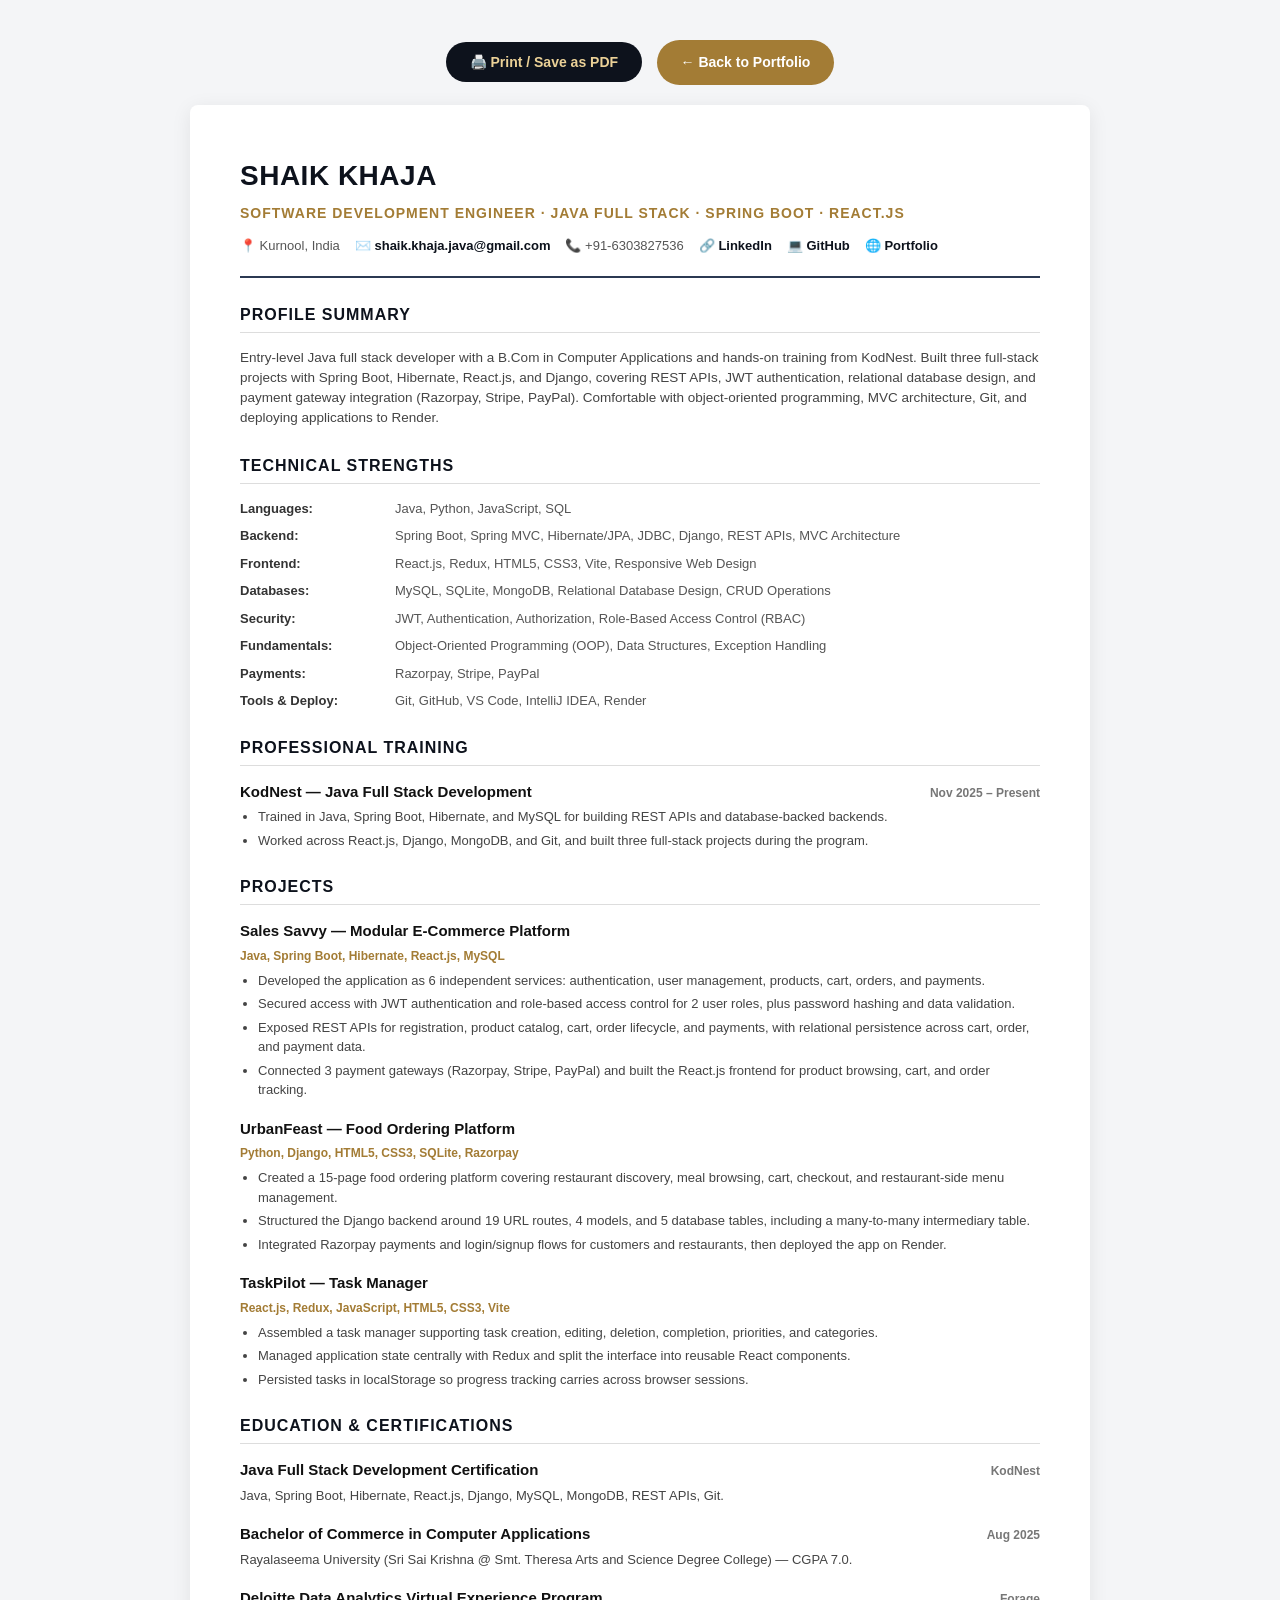
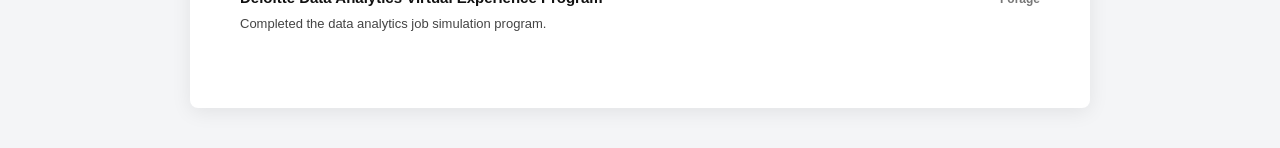
<file: resume.html>
<!DOCTYPE html>
<html lang="en">
<head>
  <meta charset="UTF-8">
  <meta name="viewport" content="width=device-width, initial-scale=1.0">
  <title>Shaik Khaja — Software Development Engineer Resume</title>
  <style>
    @media print {
      body { margin: 0; padding: 0; background: #fff; color: #000; }
      .no-print { display: none !important; }
    }
    body {
      font-family: 'Segoe UI', Tahoma, Geneva, Verdana, sans-serif;
      line-height: 1.5;
      color: #222;
      background: #f4f5f7;
      margin: 0;
      padding: 40px 20px;
    }
    .resume-container {
      max-width: 800px;
      margin: 0 auto;
      background: #fff;
      padding: 50px;
      border-radius: 8px;
      box-shadow: 0 4px 20px rgba(0,0,0,0.08);
    }
    header {
      border-bottom: 2px solid #2b3952;
      padding-bottom: 20px;
      margin-bottom: 25px;
    }
    h1 {
      margin: 0 0 6px 0;
      font-size: 28px;
      color: #0d121c;
      letter-spacing: 0.5px;
    }
    .subtitle {
      font-size: 14px;
      font-weight: 700;
      color: #a37c35;
      margin-bottom: 12px;
      text-transform: uppercase;
      letter-spacing: 1px;
    }
    .contact-info {
      font-size: 13px;
      color: #555;
      display: flex;
      flex-wrap: wrap;
      gap: 15px;
    }
    .contact-info a {
      color: #0d121c;
      text-decoration: none;
      font-weight: 600;
    }
    .contact-info a:hover {
      text-decoration: underline;
    }
    section {
      margin-bottom: 25px;
    }
    h2 {
      font-size: 16px;
      text-transform: uppercase;
      letter-spacing: 1px;
      color: #0d121c;
      border-bottom: 1px solid #ddd;
      padding-bottom: 5px;
      margin-bottom: 15px;
    }
    p {
      font-size: 13.5px;
      margin: 0 0 10px 0;
      color: #444;
    }
    .skills-grid {
      display: grid;
      grid-template-columns: 140px 1fr;
      row-gap: 8px;
      column-gap: 15px;
      font-size: 13px;
    }
    .skills-label {
      font-weight: 700;
      color: #333;
    }
    .skills-val {
      color: #555;
    }
    .project-item, .exp-item {
      margin-bottom: 18px;
    }
    .item-header {
      display: flex;
      justify-content: space-between;
      align-items: baseline;
      margin-bottom: 4px;
    }
    .item-title {
      font-size: 15px;
      font-weight: 700;
      color: #111;
    }
    .item-date {
      font-size: 12px;
      color: #777;
      font-weight: 600;
    }
    .item-tech {
      font-size: 12px;
      font-weight: 600;
      color: #a37c35;
      margin-bottom: 6px;
    }
    ul {
      margin: 0;
      padding-left: 18px;
      font-size: 13px;
      color: #444;
    }
    li {
      margin-bottom: 4px;
    }
    .actions {
      text-align: center;
      margin-bottom: 20px;
    }
    .btn {
      background: #0d121c;
      color: #ebd197;
      border: none;
      padding: 12px 24px;
      font-size: 14px;
      font-weight: 700;
      border-radius: 25px;
      cursor: pointer;
      margin: 0 5px;
      text-decoration: none;
      display: inline-block;
    }
    .btn:hover {
      background: #1f293d;
      color: #fff;
    }
  </style>
</head>
<body>

  <div class="actions no-print">
    <button class="btn" onclick="window.print()">🖨️ Print / Save as PDF</button>
    <a href="../" class="btn" style="background:#a37c35; color:#fff;">← Back to Portfolio</a>
  </div>

  <div class="resume-container">
    <header>
      <h1>SHAIK KHAJA</h1>
      <div class="subtitle">SOFTWARE DEVELOPMENT ENGINEER · JAVA FULL STACK · SPRING BOOT · REACT.JS</div>
      <div class="contact-info">
        <span>📍 Kurnool, India</span>
        <span>✉️ <a href="mailto:shaik.khaja.java@gmail.com">shaik.khaja.java@gmail.com</a></span>
        <span>📞 +91-6303827536</span>
        <span>🔗 <a href="https://linkedin.com/in/shaik-khaja-995bb4358" target="_blank">LinkedIn</a></span>
        <span>💻 <a href="https://github.com/shaikkhaja47" target="_blank">GitHub</a></span>
        <span>🌐 <a href="https://shaikkhaja47.github.io/My_portfolio" target="_blank">Portfolio</a></span>
      </div>
    </header>

    <section>
      <h2>Profile Summary</h2>
      <p>Entry-level Java full stack developer with a B.Com in Computer Applications and hands-on training from KodNest. Built three full-stack projects with Spring Boot, Hibernate, React.js, and Django, covering REST APIs, JWT authentication, relational database design, and payment gateway integration (Razorpay, Stripe, PayPal). Comfortable with object-oriented programming, MVC architecture, Git, and deploying applications to Render.</p>
    </section>

    <section>
      <h2>Technical Strengths</h2>
      <div class="skills-grid">
        <div class="skills-label">Languages:</div>
        <div class="skills-val">Java, Python, JavaScript, SQL</div>

        <div class="skills-label">Backend:</div>
        <div class="skills-val">Spring Boot, Spring MVC, Hibernate/JPA, JDBC, Django, REST APIs, MVC Architecture</div>

        <div class="skills-label">Frontend:</div>
        <div class="skills-val">React.js, Redux, HTML5, CSS3, Vite, Responsive Web Design</div>

        <div class="skills-label">Databases:</div>
        <div class="skills-val">MySQL, SQLite, MongoDB, Relational Database Design, CRUD Operations</div>

        <div class="skills-label">Security:</div>
        <div class="skills-val">JWT, Authentication, Authorization, Role-Based Access Control (RBAC)</div>

        <div class="skills-label">Fundamentals:</div>
        <div class="skills-val">Object-Oriented Programming (OOP), Data Structures, Exception Handling</div>

        <div class="skills-label">Payments:</div>
        <div class="skills-val">Razorpay, Stripe, PayPal</div>

        <div class="skills-label">Tools & Deploy:</div>
        <div class="skills-val">Git, GitHub, VS Code, IntelliJ IDEA, Render</div>
      </div>
    </section>

    <section>
      <h2>Professional Training</h2>
      <div class="exp-item">
        <div class="item-header">
          <div class="item-title">KodNest — Java Full Stack Development</div>
          <div class="item-date">Nov 2025 – Present</div>
        </div>
        <ul>
          <li>Trained in Java, Spring Boot, Hibernate, and MySQL for building REST APIs and database-backed backends.</li>
          <li>Worked across React.js, Django, MongoDB, and Git, and built three full-stack projects during the program.</li>
        </ul>
      </div>
    </section>

    <section>
      <h2>Projects</h2>
      
      <div class="project-item">
        <div class="item-header">
          <div class="item-title">Sales Savvy — Modular E-Commerce Platform</div>
        </div>
        <div class="item-tech">Java, Spring Boot, Hibernate, React.js, MySQL</div>
        <ul>
          <li>Developed the application as 6 independent services: authentication, user management, products, cart, orders, and payments.</li>
          <li>Secured access with JWT authentication and role-based access control for 2 user roles, plus password hashing and data validation.</li>
          <li>Exposed REST APIs for registration, product catalog, cart, order lifecycle, and payments, with relational persistence across cart, order, and payment data.</li>
          <li>Connected 3 payment gateways (Razorpay, Stripe, PayPal) and built the React.js frontend for product browsing, cart, and order tracking.</li>
        </ul>
      </div>

      <div class="project-item">
        <div class="item-header">
          <div class="item-title">UrbanFeast — Food Ordering Platform</div>
        </div>
        <div class="item-tech">Python, Django, HTML5, CSS3, SQLite, Razorpay</div>
        <ul>
          <li>Created a 15-page food ordering platform covering restaurant discovery, meal browsing, cart, checkout, and restaurant-side menu management.</li>
          <li>Structured the Django backend around 19 URL routes, 4 models, and 5 database tables, including a many-to-many intermediary table.</li>
          <li>Integrated Razorpay payments and login/signup flows for customers and restaurants, then deployed the app on Render.</li>
        </ul>
      </div>

      <div class="project-item">
        <div class="item-header">
          <div class="item-title">TaskPilot — Task Manager</div>
        </div>
        <div class="item-tech">React.js, Redux, JavaScript, HTML5, CSS3, Vite</div>
        <ul>
          <li>Assembled a task manager supporting task creation, editing, deletion, completion, priorities, and categories.</li>
          <li>Managed application state centrally with Redux and split the interface into reusable React components.</li>
          <li>Persisted tasks in localStorage so progress tracking carries across browser sessions.</li>
        </ul>
      </div>
    </section>

    <section>
      <h2>Education & Certifications</h2>
      
      <div class="exp-item">
        <div class="item-header">
          <div class="item-title">Java Full Stack Development Certification</div>
          <div class="item-date">KodNest</div>
        </div>
        <p style="font-size:13px;">Java, Spring Boot, Hibernate, React.js, Django, MySQL, MongoDB, REST APIs, Git.</p>
      </div>

      <div class="exp-item">
        <div class="item-header">
          <div class="item-title">Bachelor of Commerce in Computer Applications</div>
          <div class="item-date">Aug 2025</div>
        </div>
        <p style="font-size:13px;">Rayalaseema University (Sri Sai Krishna @ Smt. Theresa Arts and Science Degree College) — CGPA 7.0.</p>
      </div>

      <div class="exp-item">
        <div class="item-header">
          <div class="item-title">Deloitte Data Analytics Virtual Experience Program</div>
          <div class="item-date">Forage</div>
        </div>
        <p style="font-size:13px;">Completed the data analytics job simulation program.</p>
      </div>
    </section>

  </div>

</body>
</html>
</file>
